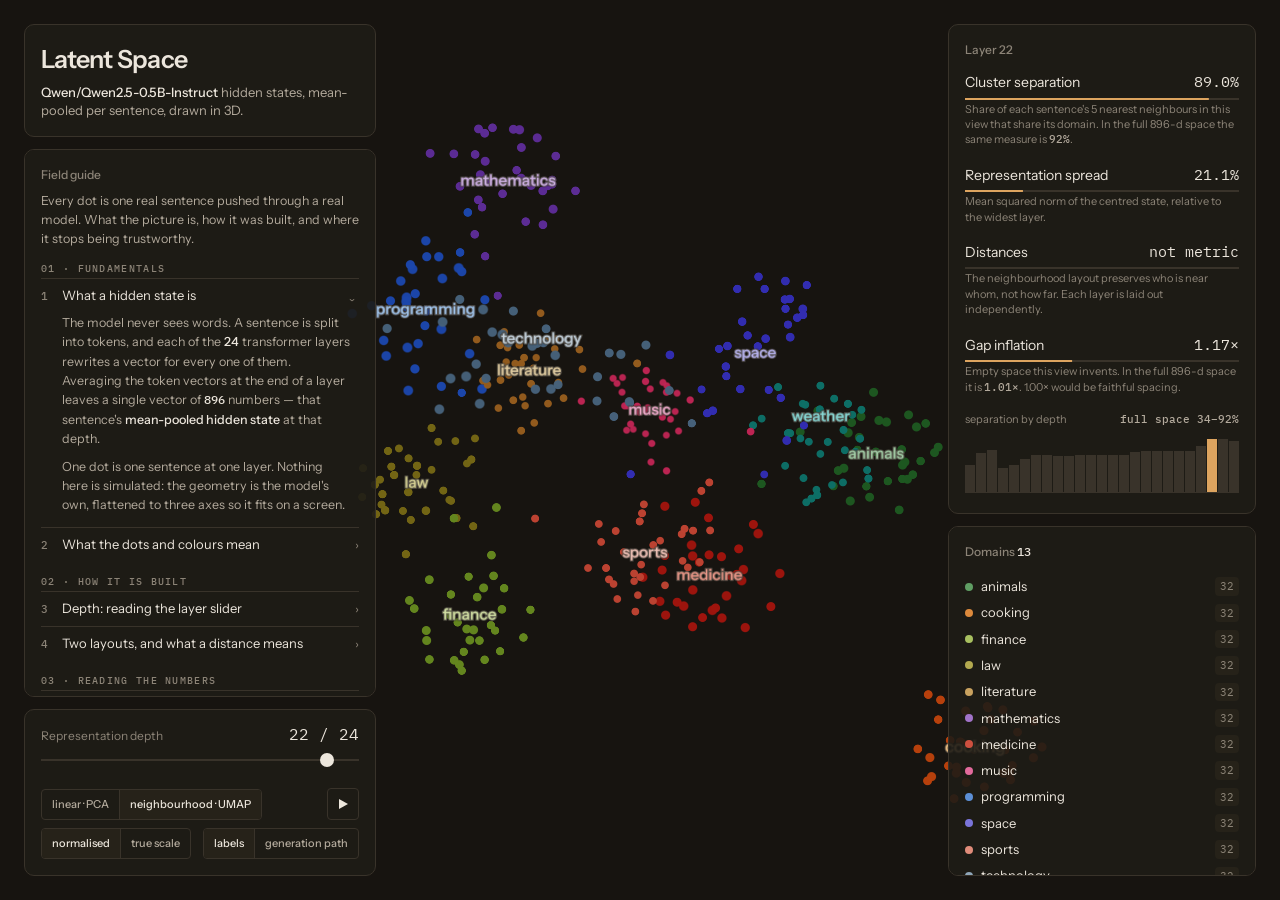
<file: index.html>
<!DOCTYPE html>
<html lang="en">
<head>
<meta charset="utf-8">
<meta name="viewport" content="width=device-width, initial-scale=1">
<title>Latent Space — hidden states of a small LLM</title>
<link rel="stylesheet" href="fonts.css">
<link rel="icon" href="assets/favicon.svg" type="image/svg+xml">
<style>
  :root{
    --bg:#171410;
    --surface:#1f1c17;
    --surface-2:#262219;
    --line:#39332a;
    --ink:#ece6dc;
    --ink-2:#b3aa9c;
    --ink-3:#8c8477;
    --accent:#dda45f;
    --mono:"IBM Plex Mono",ui-monospace,Menlo,monospace;
    --sans:"Instrument Sans",system-ui,sans-serif;
    --r-sm:4px; --r-md:10px;
    --s1:4px; --s2:8px; --s3:12px; --s4:16px; --s5:24px;
  }
  *{box-sizing:border-box}
  html,body{margin:0;height:100%}
  body{background:var(--bg); color:var(--ink); font:400 14px/1.5 var(--sans); overflow:hidden; -webkit-font-smoothing:antialiased; touch-action:manipulation}
  ::selection{background:var(--accent); color:#1a1611}
  :focus-visible{outline:2px solid var(--accent); outline-offset:2px}
  canvas{display:block}
  #scene{position:fixed; inset:0; z-index:0}
  .pane{position:fixed; z-index:3; background:color-mix(in srgb, var(--surface) 90%, transparent); border:1px solid var(--line); border-radius:var(--r-md)}
  .pane h2{margin:0 0 var(--s3); font-size:12px; font-weight:500; color:var(--ink-3)}

  #head{padding:var(--s4)}
  #head h1{margin:0; font-size:25px; font-weight:600; letter-spacing:-.03em}
  #head .model{margin:var(--s1) 0 0; font-size:13px; line-height:1.45; color:var(--ink-2)}
  #head .model b{font-weight:500; color:var(--ink)}

  #layerctl{padding:var(--s3) var(--s4) var(--s4)}
  .ctl-top{display:flex; align-items:baseline; justify-content:space-between; margin-bottom:var(--s1)}
  .ctl-top .lab{font-size:12px; color:var(--ink-3)}
  #layerNum{font-family:var(--mono); font-size:16px; font-variant-numeric:tabular-nums}
  input[type=range]{-webkit-appearance:none; appearance:none; width:100%; height:20px; background:none; margin:0}
  input[type=range]::-webkit-slider-runnable-track{height:2px; background:var(--line)}
  input[type=range]::-webkit-slider-thumb{-webkit-appearance:none; width:14px; height:14px; margin-top:-6px; border-radius:50%; background:var(--ink); border:none; cursor:grab}
  input[type=range]::-moz-range-track{height:2px; background:var(--line)}
  input[type=range]::-moz-range-thumb{width:14px;height:14px;border:none;border-radius:50%;background:var(--ink)}
  .iconbtn{flex:0 0 auto; display:grid; place-items:center; width:32px; height:32px; background:none; border:1px solid var(--line); border-radius:var(--r-sm); color:var(--ink); cursor:pointer; padding:0}
  .iconbtn:hover{opacity:.8}
  .iconbtn[aria-pressed=true]{border-color:var(--accent); color:var(--accent)}
  .seg{display:flex; border:1px solid var(--line); border-radius:var(--r-sm); overflow:hidden}
  .seg button{background:none; border:none; color:var(--ink-2); font:500 11px/1 var(--sans); padding:9px 10px; cursor:pointer; white-space:nowrap}
  .seg button + button{border-left:1px solid var(--line)}
  .seg button[aria-pressed=true]{color:var(--ink); background:var(--surface-2)}
  .seg button:hover:not([aria-pressed=true]){opacity:.8}
  .ctl-foot{display:flex; align-items:center; justify-content:space-between; gap:var(--s3); margin-top:var(--s3)}
  .ctl-foot + .ctl-foot{margin-top:var(--s2)}

  /* Left column: header, field guide, controls — one stack, mirroring the right
     rail, so the guide takes whatever height the viewport leaves between the two
     fixed cards instead of floating over the canvas with its own anchor. */
  .lrail{position:fixed; top:var(--s5); left:var(--s5); bottom:var(--s5); width:352px; display:flex; flex-direction:column; gap:var(--s3); z-index:3}
  #head,#docs,#layerctl,#traj{position:static; flex:0 0 auto}
  #docs{padding:var(--s4) var(--s4) var(--s2); flex:1 1 auto; min-height:0; overflow-y:auto; overscroll-behavior:contain}
  #docs h2{margin-bottom:var(--s2)}
  #docs .lede{margin:0; font-size:12.5px; line-height:1.5; color:var(--ink-2)}
  .tier{margin:var(--s4) 0 var(--s1); font:500 10px/1 var(--mono); letter-spacing:.13em; text-transform:uppercase; color:var(--ink-3)}
  details.doc{border-top:1px solid var(--line)}
  details.doc:last-of-type{border-bottom:1px solid var(--line)}
  summary{display:flex; align-items:baseline; gap:var(--s2); padding:8px 0; cursor:pointer; list-style:none; font-size:13px; line-height:1.35; color:var(--ink)}
  summary::-webkit-details-marker{display:none}
  summary:hover .t{color:var(--accent)}
  summary .n{flex:0 0 auto; min-width:13px; font:500 10.5px/1.4 var(--mono); color:var(--ink-3)}
  summary .chev{flex:0 0 auto; margin-left:auto; padding-left:var(--s2); color:var(--ink-3); font-size:12px; line-height:1; transition:transform .15s ease-out}
  details[open]>summary .chev{transform:rotate(90deg)}
  .doc .body{padding:0 var(--s2) var(--s3) 21px; font-size:12.5px; line-height:1.55; color:var(--ink-2)}
  .doc .body p{margin:0 0 var(--s2)}
  .doc .body p:last-child,.doc .body dl:last-child,.doc .body ul:last-child{margin-bottom:0}
  .doc .body b,.doc .body strong{font-weight:500; color:var(--ink)}
  .doc .body .k{font-family:var(--mono); font-size:11.5px; color:var(--ink)}
  .doc .body ul{margin:0 0 var(--s2); padding-left:14px}
  .doc .body li{margin-bottom:5px}
  .kv{display:grid; grid-template-columns:auto 1fr; gap:5px var(--s3); margin:0 0 var(--s2)}
  .kv dt{font:500 10.5px/1.6 var(--mono); color:var(--ink); white-space:nowrap}
  .kv dd{margin:0}
  details.doc details{border-top:1px solid var(--line); margin-top:var(--s3)}
  details.doc details summary{font-size:12px; color:var(--ink-2); padding:6px 0}
  details.doc details .body{padding-left:0}
  #docs{scrollbar-width:thin; scrollbar-color:var(--line) transparent}
  #docs::-webkit-scrollbar{width:8px}
  #docs::-webkit-scrollbar-thumb{background:var(--line); border-radius:4px}
  #docs::-webkit-scrollbar-track{background:none}

  /* One right-hand rail, stacked: the readout sizes to its content and the legend
     takes what is left and scrolls. Two independently anchored panels collided as
     soon as the readout grew a row. */
  .rail{position:fixed; top:var(--s5); right:var(--s5); bottom:var(--s5); width:308px; display:flex; flex-direction:column; gap:var(--s3); z-index:3}
  #metrics, #legend{position:static}
  #metrics{padding:var(--s4)}
  .metric{display:grid; grid-template-columns:1fr auto; align-items:baseline; gap:2px var(--s3); margin-bottom:var(--s4)}
  .metric:last-child{margin-bottom:0}
  .metric .n{font-family:var(--mono); font-size:15px; font-variant-numeric:tabular-nums}
  .metric .d{grid-column:1/3; font-size:11px; line-height:1.4; color:var(--ink-3)}
  .metric .d b{font-weight:500; color:var(--ink-2); font-family:var(--mono)}
  .bar{grid-column:1/3; height:2px; background:var(--line); margin-top:2px}
  .bar i{display:block; height:100%; background:var(--accent); transform-origin:left center; transform:scaleX(0)}
  .strip{display:flex; align-items:flex-end; gap:1px; height:58px; margin:var(--s2) 0 var(--s1); border-bottom:1px solid var(--line)}
  .strip button{flex:1 1 auto; padding:0; border:none; background:var(--line); cursor:pointer; min-width:0}
  .strip button:hover{background:var(--ink-3)}
  .strip button[aria-current=true]{background:var(--accent)}
  .strip-lab{display:flex; justify-content:space-between; gap:var(--s2); font-size:11px; color:var(--ink-3)}
  .strip-lab b{font-weight:500; color:var(--ink-2); font-family:var(--mono)}

  #legend{padding:var(--s4); flex:1 1 auto; min-height:0; overflow-y:auto; overscroll-behavior:contain}
  .legend-item{display:flex; align-items:center; gap:var(--s2); width:100%; background:none; border:none; color:inherit; cursor:pointer; text-align:left; padding:4px 0; font:400 13px/1.3 var(--sans)}
  .legend-item:hover{opacity:.8}
  .legend-item[aria-pressed=true]{color:var(--accent)}
  .dot{flex:0 0 auto; width:8px; height:8px; border-radius:50%}
  .legend-item .name{flex:1 1 auto}
  .legend-item .count{font-family:var(--mono); font-size:11px; color:var(--ink-3); background:var(--surface-2); border-radius:var(--r-sm); padding:2px 5px}

  #traj{padding:var(--s4); display:none}
  #traj.on{display:block}
  #traj .prompt{font-size:12px; color:var(--ink-3); margin:0 0 var(--s1)}
  #traj .out{font-size:13px; line-height:1.45; margin:0}
  #traj .foot{margin:var(--s2) 0 0; font:400 11px/1.4 var(--mono); color:var(--ink-3)}

  #tip{position:fixed; z-index:5; pointer-events:none; max-width:300px; background:var(--surface-2); border:1px solid var(--line); border-radius:var(--r-sm); padding:var(--s2) var(--s3); font-size:12px; line-height:1.4; opacity:0; transform:translateY(2px); transition:opacity .12s ease-out, transform .12s ease-out}
  #tip.on{opacity:1; transform:none}
  #tip .y{display:flex; align-items:center; gap:6px; margin-top:4px; color:var(--ink-3); font-size:11px}
  #tip .dim{color:var(--ink-3); margin-top:4px; font-family:var(--mono); font-size:10.5px}

  #notice{position:fixed; inset:auto 0 0 0; z-index:6; display:none; background:#3a1d16; border-top:1px solid #7a3d2c; color:#f3ddd4; padding:var(--s3) var(--s5); font:400 12px/1.4 var(--mono)}
  #loading{position:fixed; inset:0; z-index:2; display:grid; place-items:center; color:var(--ink-3); font-size:13px; background:var(--bg)}

  @media (max-width:1240px){ #traj{display:none !important} }
  @media (max-height:620px){ #docs{display:none} }
  @media (max-width:1000px){
    .lrail{width:auto; right:var(--s5)}
    #head{max-width:none; right:auto}
    #head h1{font-size:20px}
    #docs{display:none}
    .rail{top:auto; bottom:calc(var(--s5) + 156px); width:236px}
    #metrics{padding:var(--s3)}
    #legend{display:none}
    #layerctl{width:auto; right:auto}
  }
</style>
</head>
<body>
<canvas id="scene"></canvas>

<div class="lrail">
<section class="pane" id="head">
  <h1>Latent Space</h1>
  <p class="model"><b id="modelName">—</b> hidden states, mean-pooled per sentence, drawn in 3D.</p>
</section>

<section class="pane" id="docs">
  <h2>Field guide</h2>
  <p class="lede">Every dot is one real sentence pushed through a real model. What the picture is, how it was built, and where it stops being trustworthy.</p>

  <p class="tier">01 · fundamentals</p>

  <details class="doc" open>
    <summary><span class="n">1</span><span class="t">What a hidden state is</span><span class="chev">›</span></summary>
    <div class="body">
      <p>The model never sees words. A sentence is split into tokens, and each of the <b id="docLayers">24</b> transformer layers rewrites a vector for every one of them. Averaging the token vectors at the end of a layer leaves a single vector of <b class="k" id="docDim">896</b> numbers — that sentence's <b>mean-pooled hidden state</b> at that depth.</p>
      <p>One dot is one sentence at one layer. Nothing here is simulated: the geometry is the model's own, flattened to three axes so it fits on a screen.</p>
    </div>
  </details>

  <details class="doc">
    <summary><span class="n">2</span><span class="t">What the dots and colours mean</span><span class="chev">›</span></summary>
    <div class="body">
      <p><b id="docSent">416</b> hand-written sentences across <b id="docTopics">13</b> domains, <b id="docPer">32</b> per domain. Colour is the domain label, applied by the author and never shown to the model — so a domain landing together means the model arranged those sentences similarly on its own.</p>
      <p>Hover a point to read the sentence and how many of its five nearest neighbours share its domain <b>in the view you are looking at</b>. Click a domain in the legend to isolate it; click again to restore all.</p>
    </div>
  </details>

  <p class="tier">02 · how it is built</p>

  <details class="doc">
    <summary><span class="n">3</span><span class="t">Depth: reading the layer slider</span><span class="chev">›</span></summary>
    <div class="body">
      <p>Layer 0 is the embedding table; layer <b id="docLast">24</b> is the last transformer block — 25 tensors in all. The same sentence is a different point at every depth, and that is the subject of the piece:</p>
      <dl class="kv">
        <dt>0–2</dt><dd>Tiny and near-isotropic. Directions are not yet organised by meaning.</dd>
        <dt>3–21</dt><dd>Variance collapses into a few “rogue” directions — the three PCA axes hold ~94% of it — and topical purity plateaus around 45–60%.</dd>
        <dt>22–23</dt><dd>Purity jumps to ~92% and, in the neighbourhood layout, thirteen tight islands appear.</dd>
        <dt>24</dt><dd>The norm explodes to roughly 1000×. That is the signature of the huge activations feeding the output head.</dd>
      </dl>
      <p>Arrow keys step one layer; space plays through all of them.</p>
    </div>
  </details>

  <details class="doc">
    <summary><span class="n">4</span><span class="t">Two layouts, and what a distance means</span><span class="chev">›</span></summary>
    <div class="body">
      <p>Both layouts draw the same activations. They make different promises.</p>
      <dl class="kv">
        <dt>PCA</dt><dd>One shared linear basis for every layer, so the slider moves the model inside a fixed frame. Distances and cluster gaps are meaningful. Cost: at layer 23 it shows only 40% separation — the semantic structure is not three-dimensional, and a linear view squashes it into a cigar.</dd>
        <dt>UMAP</dt><dd>Fitted per layer so semantic neighbours land together: ~90% separation at layer 23. Cost: distances are not metric, gap width is approximate, and two layers cannot be compared position by position.</dd>
      </dl>
      <details>
        <summary>Why these UMAP settings?<span class="chev">›</span></summary>
        <div class="body">
          <p>100 neighbours, <span class="k">min_dist=0.6</span>, picked by measuring gap inflation rather than by eye. The first attempt (15, 0.12) drew moats 3.47× wider than the full 896-d space supports; this pair holds inflation near 1.17× while keeping separation near 92%. Fewer sentences per domain inflates the gaps further, which is why the corpus is 32 per domain rather than 8.</p>
        </div>
      </details>
    </div>
  </details>

  <p class="tier">03 · reading the numbers</p>

  <details class="doc">
    <summary><span class="n">5</span><span class="t">The four readouts</span><span class="chev">›</span></summary>
    <div class="body">
      <dl class="kv">
        <dt>Separation</dt><dd>Share of each sentence's five nearest neighbours that share its domain, measured inside the view. Compare it with the full-space figure in the same caption. High means the structure survived the projection.</dd>
        <dt>Spread</dt><dd>Mean squared norm of the centred state, relative to the widest layer. It grows about 1000× from layer 0 to 24.</dd>
        <dt>Variance</dt><dd>PCA only: how much of the layer's variance the plotted axes capture. Neighbourhood layouts report “not metric” instead, because they do not have axes.</dd>
        <dt>Gap inflation</dt><dd>How much wider the gaps read here than in the full 896-d space. 1.00× is faithful; 3.00× is a moat the data does not have; below 1.00× means domains are being collapsed onto each other, which is what the linear view does (0.40× at layer 22).</dd>
      </dl>
      <p>The bar strip underneath is full-space separation for all 25 layers. Click any bar to jump to that depth.</p>
    </div>
  </details>

  <details class="doc">
    <summary><span class="n">6</span><span class="t">Scale, and the generation path</span><span class="chev">›</span></summary>
    <div class="body">
      <p><b>Normalised</b> fits each layer into a fixed cube so every depth is legible. <b>True scale</b> uses the real per-layer norms, so layer 24 dominates — the shapes differ between the two modes, and that difference is itself the measurement.</p>
      <p><b>Generation path</b> asks the model to write about the ocean, embeds each greedy token step, and draws the trajectory through the final layer's PCA frame. It stays in one neighbourhood instead of wandering. It is only valid on the final layer with PCA axes, which is why the toggle switches both.</p>
    </div>
  </details>

  <p class="tier">04 · limits</p>

  <details class="doc">
    <summary><span class="n">7</span><span class="t">What this cannot tell you</span><span class="chev">›</span></summary>
    <div class="body">
      <ul>
        <li><b id="docSent2">416</b> sentences is a small sample. The layer profiles are indicative, not a benchmark.</li>
        <li>Mean pooling is one summary of a layer. Token-level geometry — how an individual word moves — is not shown.</li>
        <li>UMAP layouts are stochastic and fitted independently per layer, so positions only compare within a single layer.</li>
        <li>Clustering is not comprehension: a domain holding together does not mean the model has a concept of that domain, only that it represents those sentences similarly.</li>
      </ul>
    </div>
  </details>
</section>

<section class="pane" id="traj">
  <h2>Generation path · final layer, PCA axes</h2>
  <p class="prompt" id="trajPrompt"></p>
  <p class="out" id="trajOut"></p>
  <p class="foot" id="trajFoot"></p>
</section>

<section class="pane" id="layerctl">
  <div class="ctl-top">
    <span class="lab">Representation depth</span>
    <span id="layerNum">0 / 0</span>
  </div>
  <input id="slider" type="range" min="0" max="0" value="0" step="1" aria-label="Layer">
  <div class="ctl-foot">
    <div class="seg" role="group" aria-label="Layout">
      <button id="lyPCA" aria-pressed="false">linear · PCA</button>
      <button id="lyKNN" aria-pressed="true">neighbourhood · UMAP</button>
    </div>
    <button class="iconbtn" id="play" aria-label="Play through layers" aria-pressed="false">
      <svg width="14" height="14" viewBox="0 0 14 14" aria-hidden="true"><path d="M3 2l9 5-9 5z" fill="currentColor"/></svg>
    </button>
  </div>
  <div class="ctl-foot">
    <div class="seg" role="group" aria-label="Scale">
      <button id="scUnit" aria-pressed="true">normalised</button>
      <button id="scRaw" aria-pressed="false">true scale</button>
    </div>
    <div class="seg" role="group" aria-label="Overlays">
      <button id="tgLabels" aria-pressed="true">labels</button>
      <button id="tgTraj" aria-pressed="false">generation path</button>
    </div>
  </div>
</section>
</div>

<div class="rail">
<section class="pane" id="metrics">
  <h2>Layer <span id="mLayer">0</span></h2>
  <div class="metric">
    <span>Cluster separation</span><span class="n" id="mSep">—</span>
    <div class="bar"><i id="bSep"></i></div>
    <span class="d" id="dSep"></span>
  </div>
  <div class="metric">
    <span>Representation spread</span><span class="n" id="mSpread">—</span>
    <div class="bar"><i id="bSpread"></i></div>
    <span class="d">Mean squared norm of the centred state, relative to the widest layer.</span>
  </div>
  <div class="metric">
    <span id="mVarLabel">Variance on the three axes</span><span class="n" id="mVar">—</span>
    <div class="bar"><i id="bVar"></i></div>
    <span class="d" id="dVar"></span>
  </div>
  <div class="metric">
    <span>Gap inflation</span><span class="n" id="mGap">—</span>
    <div class="bar"><i id="bGap"></i></div>
    <span class="d" id="dGap"></span>
  </div>
  <div>
    <div class="strip-lab"><span>separation by depth</span><b id="stripNote">—</b></div>
    <div class="strip" id="strip"></div>
  </div>
</section>

<section class="pane" id="legend">
  <h2>Domains <span id="lCount" style="color:var(--ink);font-family:var(--mono)"></span></h2>
  <div id="legendList"></div>
  <p class="strip-lab" id="legendFoot" style="margin:var(--s3) 0 0; padding-top:var(--s3); border-top:1px solid var(--line); display:block">Click a domain to isolate it. Click again to restore all.</p>
</section>
</div>

<div id="tip"></div>
<div id="loading">Extracting hidden states…</div>
<div id="notice"></div>

<script src="three.min.js"></script>
<script>
(function () {
  'use strict';
  var notice = document.getElementById('notice');
  function fail(msg) {
    notice.style.display = 'block';
    notice.textContent = msg;
    document.getElementById('loading').style.display = 'none';
  }
  window.addEventListener('error', function (e) { fail('Render error: ' + (e.message || e.type)); });

  var COLORS = {
    animals:'#5f9e63', cooking:'#dd8a3c', programming:'#5c8fd6', mathematics:'#a273c9',
    weather:'#3fb0aa', music:'#e26a9c', medicine:'#cf503f', law:'#b3a94f',
    space:'#7a74d9', sports:'#e08c7a', finance:'#a8c060', literature:'#c9a25f',
    technology:'#8fa6b8'
  };
  var DEFAULT_LAYER = 22;
  var state = {
    data: null, layer: 0, layout: 'layout', mode: 'unit', solo: null,
    labels: true, traj: false, playing: false,
    from: null, to: null, t: 1, dur: 0.45, dwell: 0
  };
  var labels3d = [], trajLine, trajMarkers = [], axisGroup;
  var renderer, scene, camera, points, posAttr, colAttr, sizeAttr;
  // cur starts AT the target: no zoom-in animation on load, and the first painted
  // frame is the framed one (headless captures stop after a few frames)
  var target = { theta: 2.094, phi: 1.12, r: 3.2 }, cur = { theta: 2.094, phi: 1.12, r: 3.2 };
  var dragging = false, lastP = { x: 0, y: 0 }, hovered = -1, pointer = { x: -2, y: -2 };
  var _pick = new (window.THREE.Vector3)();
  var clock = { t: 0 }, easeOut = function (t) { return 1 - Math.pow(1 - t, 3); };

  fetch('data/latent.json').then(function (r) {
    if (!r.ok) throw new Error('HTTP ' + r.status);
    return r.json();
  }).then(init).catch(function (e) { fail('Could not load data/latent.json — ' + e.message); });

  function init(d) {
    state.data = d;
    document.getElementById('loading').style.display = 'none';
    document.getElementById('modelName').textContent = d.model;
    document.getElementById('slider').max = d.nLayers - 1;
    // the field guide quotes the same numbers the header does, taken from the data
    var docNums = { docLayers: d.nLayers - 1, docLast: d.nLayers - 1, docDim: d.hiddenSize,
                    docSent: d.nSentences, docSent2: d.nSentences,
                    docPer: Math.round(d.nSentences / d.topics.length), docTopics: d.topics.length };
    Object.keys(docNums).forEach(function (id) {
      var el = document.getElementById(id); if (el) el.textContent = String(docNums[id]);
    });
    buildLegend(); buildStrip(); buildScene();
    selectLayer(Math.min(DEFAULT_LAYER, d.nLayers - 1), true);
    window.__app = {
      state: state, layerCount: d.nLayers, setLayer: selectLayer,
      setLayout: setLayout, setScale: setMode, camera: camera, renderer: renderer,
      scene: function () { return scene; }, points: function () { return points; },
      sep: function (l) { return viewSep(l); }
    };
  }

  /* ---------- HUD ---------- */
  function buildLegend() {
    var d = state.data, list = document.getElementById('legendList'), counts = {};
    d.sentences.forEach(function (s) { counts[s.y] = (counts[s.y] || 0) + 1; });
    d.topics.forEach(function (t) {
      var b = document.createElement('button');
      b.className = 'legend-item';
      b.setAttribute('aria-pressed', 'false');
      b.dataset.topic = t;
      b.innerHTML = '<span class="dot" style="background:' + COLORS[t] + '"></span>' +
        '<span class="name">' + t + '</span><span class="count">' + counts[t] + '</span>';
      b.addEventListener('click', function () { setSolo(state.solo === t ? null : t); });
      list.appendChild(b);
    });
    document.getElementById('lCount').textContent = d.topics.length;
    buildLegend.counts = counts;
  }
  function buildStrip() {
    var d = state.data, strip = document.getElementById('strip');
    d.purityFull.forEach(function (p, i) {
      var b = document.createElement('button');
      b.style.height = (14 + p * 86) + '%';
      b.dataset.layer = i;
      b.title = 'layer ' + i + ' · separation ' + (p * 100).toFixed(1) + '%';
      b.setAttribute('aria-label', b.title);
      b.addEventListener('click', function () { setPlaying(false); selectLayer(i); });
      strip.appendChild(b);
    });
    var mn = Math.min.apply(null, d.purityFull), mx = Math.max.apply(null, d.purityFull);
    document.getElementById('stripNote').textContent =
      'full space ' + (mn * 100).toFixed(0) + '–' + (mx * 100).toFixed(0) + '%';
  }
  function viewSep(l) {
    var d = state.data;
    return state.layout === 'pca' ? d.purityPca[l] : d.purityLayout[l];
  }
  function setSolo(t) {
    state.solo = t;
    var items = document.querySelectorAll('.legend-item');
    for (var i = 0; i < items.length; i++) {
      items[i].setAttribute('aria-pressed', items[i].dataset.topic === t ? 'true' : 'false');
    }
    document.getElementById('legendFoot').textContent = t
      ? 'Showing ' + t + ' only — click the domain again to restore all ' + state.data.topics.length + '.'
      : 'Click a domain to isolate it. Click again to restore all.';
    refreshColors();
  }
  function selectLayer(l, instant) {
    var d = state.data;
    l = Math.max(0, Math.min(d.nLayers - 1, l));
    state.layer = l;
    document.getElementById('slider').value = String(l);
    document.getElementById('layerNum').textContent = l + ' / ' + (d.nLayers - 1);
    document.getElementById('mLayer').textContent = String(l);
    var sep = viewSep(l), sp = d.spread[l], vr = d.varRatio[l], full = d.purityFull[l];
    document.getElementById('mSep').textContent = (sep * 100).toFixed(1) + '%';
    document.getElementById('bSep').style.transform = 'scaleX(' + sep + ')';
    document.getElementById('dSep').innerHTML = 'Share of each sentence\'s 5 nearest neighbours in this view that share its domain. In the full ' +
      d.hiddenSize + '-d space the same measure is <b>' + (full * 100).toFixed(0) + '%</b>.';
    document.getElementById('mSpread').textContent = (sp * 100).toFixed(1) + '%';
    document.getElementById('bSpread').style.transform = 'scaleX(' + sp + ')';
    if (state.layout === 'pca') {
      document.getElementById('mVarLabel').textContent = 'Variance on the three axes';
      document.getElementById('mVar').textContent = (vr * 100).toFixed(1) + '%';
      document.getElementById('bVar').style.transform = 'scaleX(' + vr + ')';
      document.getElementById('dVar').textContent = 'Share of this layer\'s variance captured by the plotted principal axes.';
    } else {
      document.getElementById('mVarLabel').textContent = 'Distances';
      document.getElementById('mVar').textContent = 'not metric';
      document.getElementById('bVar').style.transform = 'scaleX(0)';
      document.getElementById('dVar').textContent = 'The neighbourhood layout preserves who is near whom, not how far. Each layer is laid out independently.';
    }
    var gf = d.spacing.full[l], gv = d.spacing[state.layout === 'pca' ? 'pca' : 'layout'][l];
    var infl = gv / gf;
    document.getElementById('mGap').textContent = infl.toFixed(2) + '×';
    document.getElementById('bGap').style.transform = 'scaleX(' + Math.min(1, infl / 3) + ')';
    document.getElementById('dGap').innerHTML =
      'Empty space this view invents. In the full ' + d.hiddenSize + '-d space it is <b>' + gf.toFixed(2) + '×</b>. ' +
      '1.00× would be faithful spacing.';
    var bars = document.querySelectorAll('.strip button');
    for (var i = 0; i < bars.length; i++) bars[i].setAttribute('aria-current', i === l ? 'true' : 'false');
    if (axisGroup) axisGroup.visible = state.layout === 'pca';
    startMorph(l, instant);
  }
  function startMorph(l, instant) {
    var next = coordsFor(l), d = state.data;
    if (instant || !state.to) { state.from = null; state.to = next; state.t = 1; posAttr.array.set(next); posAttr.needsUpdate = true; }
    else { state.from = new Float32Array(posAttr.array); state.to = next; state.t = 0;
           state.dur = state.layout === 'pca' ? 0.45 : 0.3; }
    var acc = {};
    d.topics.forEach(function (t) { acc[t] = [0, 0, 0, 0]; });
    for (var i = 0; i < d.nSentences; i++) {
      var a = acc[d.sentences[i].y];
      a[0] += next[i * 3]; a[1] += next[i * 3 + 1]; a[2] += next[i * 3 + 2]; a[3]++;
    }
    labels3d.forEach(function (o) {
      if (o.isTraj || !o.topic) return;
      var a = acc[o.topic]; if (!a || !a[3]) return;
      o.sprite.position.set(a[0] / a[3], a[1] / a[3], a[2] / a[3]);
      o.sprite.userData.base.copy(o.sprite.position);
    });
    updateTrajVisible();
  }
  function coordsFor(l) {
    var d = state.data, src = d.coords[state.layout][l];
    var out = new Float32Array(src.length * 3);
    var f = state.mode === 'unit' ? 1 : 2.0 * d.spread[l];
    for (var i = 0; i < src.length; i++) {
      out[i * 3] = src[i][0] * f;
      out[i * 3 + 1] = src[i][1] * f;
      out[i * 3 + 2] = src[i][2] * f;
    }
    return out;
  }
  function updateTrajVisible() {
    if (!state.traj) return;
    var on = state.layer === state.data.nLayers - 1 && state.layout === 'pca';
    labels3d.forEach(function (o) { if (o.isTraj) o.sprite.visible = on; });
  }

  /* ---------- three.js ---------- */
  function buildScene() {
    var d = state.data, N = d.nSentences;
    renderer = new THREE.WebGLRenderer({ canvas: document.getElementById('scene'), antialias: true });
    renderer.setPixelRatio(1);
    renderer.setClearColor(0x171410, 1);
    scene = new THREE.Scene();
    camera = new THREE.PerspectiveCamera(38, 1, 0.1, 100);
    resize();
    window.addEventListener('resize', resize);

    var ge = new THREE.BufferGeometry();
    var pos = new Float32Array(N * 3), col = new Float32Array(N * 3), sz = new Float32Array(N);
    var c = new THREE.Color();
    for (var i = 0; i < N; i++) {
      c.set(COLORS[d.sentences[i].y] || '#999999');
      col[i * 3] = c.r; col[i * 3 + 1] = c.g; col[i * 3 + 2] = c.b; sz[i] = 8.5;
    }
    ge.setAttribute('position', new THREE.BufferAttribute(pos, 3));
    ge.setAttribute('aColor', new THREE.BufferAttribute(col, 3));
    ge.setAttribute('aSize', new THREE.BufferAttribute(sz, 1));
    ge.setAttribute('aAlpha', new THREE.BufferAttribute(new Float32Array(N).fill(1), 1));
    posAttr = ge.attributes.position; colAttr = ge.attributes.aColor; sizeAttr = ge.attributes.aSize;

    points = new THREE.Points(ge, new THREE.ShaderMaterial({
      transparent: true, depthWrite: false,
      uniforms: {
        uPixel: { value: window.innerHeight },
        uFocus: { value: 4.0 },      // world-space depth of the focal plane; set each frame from the camera radius
        uDof: { value: 0.6 }         // 0 = everything pin sharp, 1 = full defocus for the far plane
      },
      // Sharp discs by default. The focal plane sits on the orbit centre, so
      // whatever distance you are viewing from is the plane in focus; points whose
      // view-space depth departs from it pick up a small circle of confusion, which
      // both softens the sprite's edge and spreads it a little.
      vertexShader: [
        'attribute vec3 aColor; attribute float aSize; attribute float aAlpha;',
        'uniform float uPixel; uniform float uFocus; uniform float uDof;',
        'varying vec3 vColor; varying float vAlpha; varying float vSoft;',
        'void main(){',
        '  vColor = aColor; vAlpha = aAlpha;',
        '  vec4 mv = modelViewMatrix * vec4(position, 1.0);',
        '  float depth = max(0.6, -mv.z);',
        '  float coc = clamp(abs(depth - uFocus) / max(0.6, uFocus * 0.32), 0.0, 1.0);',
        '  vSoft = pow(coc, 1.1) * uDof;',
        '  gl_PointSize = aSize * (uPixel / 900.0) * (3.4 / depth) * (1.0 + vSoft * 0.5);',
        '  gl_Position = projectionMatrix * mv;',
        '}'
      ].join('\n'),
      fragmentShader: [
        'precision mediump float;',
        'varying vec3 vColor; varying float vAlpha; varying float vSoft;',
        'void main(){',
        '  vec2 q = gl_PointCoord - vec2(0.5);',
        '  float r = length(q);',
        '  if (r > 0.5) discard;',
        '  // edge is a hard rim in focus (0.42 -> 0.5) and widens as vSoft rises',
        '  float edge = mix(0.42, 0.02, clamp(vSoft, 0.0, 1.0));',
        '  float a = (1.0 - smoothstep(edge, 0.5, r)) * vAlpha;',
        '  gl_FragColor = vec4(vColor, a * mix(1.0, 0.85, clamp(vSoft, 0.0, 1.0)));',
        '}'
      ].join('\n')
    }));
    points.frustumCulled = false;
    scene.add(points);

    axisGroup = new THREE.Group();
    var axisLen = 1.5;
    [['x', 1, 0, 0], ['y', 0, 1, 0], ['z', 0, 0, 1]].forEach(function (a, ai) {
      var g = new THREE.BufferGeometry().setFromPoints([
        new THREE.Vector3(-a[1] * axisLen, -a[2] * axisLen, -a[3] * axisLen),
        new THREE.Vector3(a[1] * axisLen, a[2] * axisLen, a[3] * axisLen)]);
      axisGroup.add(new THREE.Line(g, new THREE.LineBasicMaterial({ color: 0x4a4237, transparent: true, opacity: 0.8 })));
      var axSp = makeSprite('PC' + (ai + 1) + '  ' + (d.pcVar[ai] * 100).toFixed(0) + '%',
        new THREE.Vector3(a[1] * (axisLen + 0.14), a[2] * (axisLen + 0.14), a[3] * (axisLen + 0.14)), '#8c8477', false, 21);
      axisGroup.add(axSp);
      labels3d.push({ sprite: axSp, isTraj: false, isAxis: true });
    });
    scene.add(axisGroup);

    d.topics.forEach(function (t) {
      var sp = makeSprite(t, new THREE.Vector3(), COLORS[t], true, 22);
      sp.userData.topic = t;
      labels3d.push({ sprite: sp, isTraj: false, topic: t });
    });

    var T = d.traj.coords.length, tg = new THREE.BufferGeometry();
    tg.setAttribute('position', new THREE.BufferAttribute(new Float32Array(T * 3), 3));
    trajLine = new THREE.Line(tg, new THREE.LineBasicMaterial({ color: 0xf2e7d5, transparent: true, opacity: 0.85 }));
    trajLine.visible = false; trajLine.frustumCulled = false; scene.add(trajLine);
    for (var k = 0; k < T; k++) {
      var m = new THREE.Mesh(new THREE.SphereGeometry(k === T - 1 ? 0.022 : 0.009, 8, 6),
        new THREE.MeshBasicMaterial({ color: k === T - 1 ? 0xf2e7d5 : 0xdda45f, transparent: k < T - 1, opacity: k < T - 1 ? 0.75 : 1 }));
      m.visible = false; m.frustumCulled = false; scene.add(m); trajMarkers.push(m);
    }
    var p0 = d.traj.coords[0], pT = d.traj.coords[T - 1];
    labels3d.push({ sprite: makeSprite('prompt', new THREE.Vector3(p0[0], p0[1] + 0.05, p0[2]), '#b3aa9c', false, 21), isTraj: true });
    labels3d.push({ sprite: makeSprite('generated', new THREE.Vector3(pT[0], pT[1] - 0.055, pT[2]), '#f2e7d5', false, 21), isTraj: true });
    labels3d.forEach(function (o) { if (o.isTraj) o.sprite.visible = false; });

    document.getElementById('trajPrompt').textContent = '"' + d.traj.prompt + '"';
    var words = d.traj.text.trim().split(/\s+/);
    document.getElementById('trajOut').innerHTML = words.map(function (w, i) {
      return i < 4 ? '<span style="background:color-mix(in srgb, var(--accent) 20%, transparent);border-radius:2px">' + esc(w) + '</span>' : esc(w);
    }).join(' ') + ' …';
    document.getElementById('trajFoot').textContent = T + ' greedy steps · final layer, PCA frame';

    bindInput();
    animate();
  }
  function esc(s) { return s.replace(/[&<>"]/g, function (m) { return ({ '&': '&amp;', '<': '&lt;', '>': '&gt;', '"': '&quot;' })[m]; }); }

  // Labels keep a constant apparent size: each frame their world scale is derived
  // from the camera distance, so they stay readable at every zoom level.
  function makeSprite(text, pos, color, outlined, sizePx) {
    var px = sizePx || 22;
    var cv = document.createElement('canvas'), ctx = cv.getContext('2d');
    var font = '500 44px "Instrument Sans", "DejaVu Sans", sans-serif';
    ctx.font = font;
    cv.width = Math.ceil(ctx.measureText(text).width) + 30; cv.height = 64;
    ctx = cv.getContext('2d');
    ctx.font = font; ctx.textAlign = 'center'; ctx.textBaseline = 'middle';
    if (outlined) { ctx.lineWidth = 7; ctx.strokeStyle = 'rgba(23,20,16,0.92)'; ctx.strokeText(text, cv.width / 2, 33); }
    ctx.fillStyle = color; ctx.fillText(text, cv.width / 2, 33);
    var sp = new THREE.Sprite(new THREE.SpriteMaterial({
      map: new THREE.CanvasTexture(cv), transparent: true, depthTest: false, depthWrite: false }));
    sp.userData = { px: px, aspect: cv.width / cv.height };
    sp.position.copy(pos); sp.renderOrder = 10;
    sp.userData.base = sp.position.clone();
    scene.add(sp);
    return sp;
  }
  var _up = new (window.THREE.Vector3)(), _right = new (window.THREE.Vector3)();
  var _scr = new (window.THREE.Vector3)();

  // Screen-space declutter: labels that would land on top of one another are
  // nudged along the camera's own axes; ones that still collide are dimmed so the
  // crowding is visible instead of hidden. Positions are always rebuilt from the
  // cluster centroid, so nothing drifts over time.
  function declutter() {
    var boxes = [], offs = [[0, 0], [0, -1.15], [0, 1.15], [1.3, 0], [-1.3, 0], [0, -2.3], [0, 2.3]];
    _up.set(0, 1, 0).applyQuaternion(camera.quaternion);
    _right.set(1, 0, 0).applyQuaternion(camera.quaternion);
    for (var i = 0; i < labels3d.length; i++) {
      var o = labels3d[i], sp = o.sprite;
      if (!o.topic || !sp.visible) continue;
      var d = camera.position.distanceTo(sp.userData.base);
      var w = sp.userData.aspect * sp.userData.px, h = sp.userData.px;
      var scale = d / ((window.innerHeight / 2) / Math.tan(camera.fov * Math.PI / 360));
      var spot = null;
      for (var k = 0; k < offs.length; k++) {
        var cx = offs[k][0] * w * scale, cy = offs[k][1] * h * scale;
        sp.position.copy(sp.userData.base).addScaledVector(_right, cx).addScaledVector(_up, cy);
        _scr.copy(sp.position).project(camera);
        var sx = (_scr.x * 0.5 + 0.5) * window.innerWidth, sy = (-_scr.y * 0.5 + 0.5) * window.innerHeight;
        var clash = false;
        for (var b = 0; b < boxes.length; b++) {
          if (Math.abs(sx - boxes[b][0]) < (w + boxes[b][2]) / 2 && Math.abs(sy - boxes[b][1]) < (h + boxes[b][3]) / 2) { clash = true; break; }
        }
        if (!clash || k === offs.length - 1) { spot = [sx, sy, clash]; break; }
      }
      if (spot) boxes.push([spot[0], spot[1], w, h]);
      sp.material.opacity = (state.solo && o.topic !== state.solo ? 0.13 : 1) * (spot && spot[2] ? 0.42 : 1);
    }
  }
  function scaleLabels() {
    var tanH = Math.tan(camera.fov * Math.PI / 360);
    var pxPerUnitAt1 = (window.innerHeight / 2) / tanH;
    for (var i = 0; i < labels3d.length; i++) {
      var sp = labels3d[i].sprite;
      if (!sp.visible) continue;
      var d = camera.position.distanceTo(sp.position);
      var h = sp.userData.px * d / pxPerUnitAt1;
      sp.scale.set(h * sp.userData.aspect, h, 1);
    }
  }

  function refreshColors() {
    var d = state.data, c = new THREE.Color(), al = points.geometry.attributes.aAlpha.array;
    for (var i = 0; i < d.nSentences; i++) {
      var t = d.sentences[i].y;
      c.set(COLORS[t] || '#999999');
      colAttr.array[i * 3] = c.r; colAttr.array[i * 3 + 1] = c.g; colAttr.array[i * 3 + 2] = c.b;
      al[i] = (!state.solo || t === state.solo) ? 1 : 0.09;
    }
    colAttr.needsUpdate = true; points.geometry.attributes.aAlpha.needsUpdate = true;
  }
  function setSizes(hi) {
    var a = sizeAttr.array;
    for (var i = 0; i < a.length; i++) a[i] = i === hi ? 16 : 8.5;
    sizeAttr.needsUpdate = true;
  }
  function resize() {
    var w = window.innerWidth, h = window.innerHeight;
    renderer.setSize(w, h, false);
    camera.aspect = w / h; camera.updateProjectionMatrix();
    if (points) points.material.uniforms.uPixel.value = h;
  }
  function bindInput() {
    var el = renderer.domElement;
    el.addEventListener('pointerdown', function (e) { dragging = true; lastP.x = e.clientX; lastP.y = e.clientY; try { el.setPointerCapture(e.pointerId); } catch (x) {} });
    el.addEventListener('pointermove', function (e) {
      pointer.x = e.clientX; pointer.y = e.clientY;
      if (dragging) {
        target.theta -= (e.clientX - lastP.x) * 0.006;
        target.phi = Math.max(0.15, Math.min(Math.PI - 0.15, target.phi - (e.clientY - lastP.y) * 0.006));
        lastP.x = e.clientX; lastP.y = e.clientY;
      }
    });
    el.addEventListener('pointerup', function (e) { dragging = false; try { el.releasePointerCapture(e.pointerId); } catch (x) {} });
    el.addEventListener('pointerleave', function () { dragging = false; pointer.x = -2; });
    el.addEventListener('wheel', function (e) { e.preventDefault(); target.r = Math.max(1.2, Math.min(8, target.r * (1 + Math.sign(e.deltaY) * 0.08))); }, { passive: false });
  }
  // What the hovered sentence sits next to in the layout on screen: computed from
  // the same positions being drawn, so it describes the picture, not a side channel.
  function neighbourLine(i) {
    var a = posAttr.array, n = a.length / 3, d = state.data;
    var x = a[i * 3], y = a[i * 3 + 1], z = a[i * 3 + 2], best = [];
    for (var j = 0; j < n; j++) {
      if (j === i) continue;
      var dx = a[j * 3] - x, dy = a[j * 3 + 1] - y, dz = a[j * 3 + 2] - z;
      best.push([dx * dx + dy * dy + dz * dz, j]);
    }
    best.sort(function (p, q) { return p[0] - q[0]; });
    var same = 0;
    for (var k = 0; k < 5; k++) if (d.sentences[best[k][1]].y === d.sentences[i].y) same++;
    return same + ' of its 5 nearest neighbours share this domain';
  }

  function pickNearest() {
    var a = posAttr.array, n = a.length / 3, W = window.innerWidth, H = window.innerHeight;
    var best = -1, bestD = 15 * 15;
    for (var i = 0; i < n; i++) {
      _pick.set(a[i * 3], a[i * 3 + 1], a[i * 3 + 2]).project(camera);
      if (_pick.z > 1) continue;
      var dx = (_pick.x * 0.5 + 0.5) * W - pointer.x;
      var dy = (-_pick.y * 0.5 + 0.5) * H - pointer.y;
      var d = dx * dx + dy * dy;
      if (d < bestD) { bestD = d; best = i; }
    }
    return best;
  }

  function updateTip() {
    var tip = document.getElementById('tip');
    if (hovered < 0) { tip.classList.remove('on'); return; }
    var d = state.data, s = d.sentences[hovered];
    tip.innerHTML = '<div>' + esc(s.t) + '</div>' +
      '<div class="y"><span class="dot" style="background:' + COLORS[s.y] + '"></span>' + s.y + '</div>' +
      '<div class="dim">layer ' + state.layer + ' · ' + neighbourLine(hovered) + '</div>';
    tip.classList.add('on');
    tip.style.left = Math.min(window.innerWidth - tip.offsetWidth - 12, Math.max(12, pointer.x + 16)) + 'px';
    tip.style.top = Math.min(window.innerHeight - tip.offsetHeight - 12, Math.max(12, pointer.y + 16)) + 'px';
  }

  function animate() {
    requestAnimationFrame(animate);
    var dt = Math.min(0.05, clock.t ? (performance.now() - clock.t) / 1000 : 0.016);
    clock.t = performance.now();
    if (state.playing && state.t >= 1) {
      state.dwell += dt;
      if (state.dwell > 0.5) {
        state.dwell = 0;
        if (state.layer + 1 >= state.data.nLayers) setPlaying(false);
        else selectLayer(state.layer + 1);
      }
    }
    if (state.t < 1) {
      state.t = Math.min(1, state.t + dt / state.dur);
      var e = easeOut(state.t), a = posAttr.array, f = state.from, t2 = state.to;
      for (var i = 0; i < a.length; i++) a[i] = f[i] + (t2[i] - f[i]) * e;
      posAttr.needsUpdate = true;
    }
    if (!dragging && !window.matchMedia('(prefers-reduced-motion: reduce)').matches) target.theta += dt * 0.05;
    cur.theta += (target.theta - cur.theta) * 0.12;
    cur.phi += (target.phi - cur.phi) * 0.12;
    cur.r += (target.r - cur.r) * 0.12;
    var sp = Math.sin(cur.phi), cp = Math.cos(cur.phi);
    camera.position.set(cur.r * sp * Math.sin(cur.theta), cur.r * cp, cur.r * sp * Math.cos(cur.theta));
    camera.lookAt(0, 0, 0);
    // Keep the depth-of-field focal plane on the orbit centre, so the cluster stays
    // sharp and only the points in front of / behind it go soft, whatever the zoom.
    points.material.uniforms.uFocus.value = cur.r;

    if (pointer.x > -1) {
      var idx = pickNearest();
      if (idx !== hovered) { hovered = idx; setSizes(idx); }
    }
    updateTip();
    scaleLabels();
    declutter();
    renderer.render(scene, camera);
  }

  function setPlaying(on) {
    state.playing = on; state.dwell = 0;
    var b = document.getElementById('play');
    b.setAttribute('aria-pressed', on ? 'true' : 'false');
    b.setAttribute('aria-label', on ? 'Pause' : 'Play through layers');
    b.innerHTML = on
      ? '<svg width="14" height="14" viewBox="0 0 14 14" aria-hidden="true"><rect x="3" y="2" width="3" height="10" fill="currentColor"/><rect x="8" y="2" width="3" height="10" fill="currentColor"/></svg>'
      : '<svg width="14" height="14" viewBox="0 0 14 14" aria-hidden="true"><path d="M3 2l9 5-9 5z" fill="currentColor"/></svg>';
    if (on && state.layer >= state.data.nLayers - 1) selectLayer(0);
  }
  function setLayout(m) {
    if (state.layout === m) return;
    state.layout = m;
    document.getElementById('lyPCA').setAttribute('aria-pressed', m === 'pca' ? 'true' : 'false');
    document.getElementById('lyKNN').setAttribute('aria-pressed', m === 'layout' ? 'true' : 'false');
    selectLayer(state.layer, true);
  }
  function setMode(m) {
    state.mode = m;
    document.getElementById('scUnit').setAttribute('aria-pressed', m === 'unit' ? 'true' : 'false');
    document.getElementById('scRaw').setAttribute('aria-pressed', m === 'raw' ? 'true' : 'false');
    selectLayer(state.layer, true);
  }

  document.getElementById('slider').addEventListener('input', function (e) { setPlaying(false); selectLayer(parseInt(e.target.value, 10)); });
  document.getElementById('play').addEventListener('click', function () { setPlaying(!state.playing); });
  document.getElementById('lyPCA').addEventListener('click', function () { setLayout('pca'); });
  document.getElementById('lyKNN').addEventListener('click', function () { setLayout('layout'); });
  document.getElementById('scUnit').addEventListener('click', function () { setMode('unit'); });
  document.getElementById('scRaw').addEventListener('click', function () { setMode('raw'); });
  document.getElementById('tgLabels').addEventListener('click', function () {
    state.labels = !state.labels;
    this.setAttribute('aria-pressed', state.labels ? 'true' : 'false');
    labels3d.forEach(function (o) { if (!o.isTraj) o.sprite.visible = state.labels; });
  });
  document.getElementById('tgTraj').addEventListener('click', function () {
    state.traj = !state.traj;
    this.setAttribute('aria-pressed', state.traj ? 'true' : 'false');
    document.getElementById('traj').classList.toggle('on', state.traj);
    trajLine.visible = state.traj;
    trajMarkers.forEach(function (m) { m.visible = state.traj; });
    var d = state.data, T = d.traj.coords.length, p = trajLine.geometry.attributes.position;
    for (var i = 0; i < T; i++) {
      var c = d.traj.coords[i];
      p.array[i * 3] = c[0]; p.array[i * 3 + 1] = c[1]; p.array[i * 3 + 2] = c[2];
      trajMarkers[i].position.set(c[0], c[1], c[2]);
    }
    p.needsUpdate = true;
    if (state.traj) { setLayout('pca'); selectLayer(d.nLayers - 1); }
    else { labels3d.forEach(function (o) { if (o.isTraj) o.sprite.visible = false; }); }
  });
  window.addEventListener('keydown', function (e) {
    if (e.key === 'ArrowRight') { setPlaying(false); selectLayer(state.layer + 1); }
    else if (e.key === 'ArrowLeft') { setPlaying(false); selectLayer(state.layer - 1); }
    else if (e.key === ' ') { e.preventDefault(); setPlaying(!state.playing); }
  });
})();
</script>
</body>
</html>
</file>
<file: fonts.css>
@font-face {
  font-family: 'Instrument Sans';
  font-style: normal;
  font-weight: 400;
  font-stretch: 100%;
  font-display: swap;
  src: url(fonts/InstrumentSans-400.woff2) format('woff2');
  unicode-range: U+0000-00FF, U+0131, U+0152-0153, U+02BB-02BC, U+02C6, U+02DA, U+02DC, U+0304, U+0308, U+0329, U+2000-206F, U+20AC, U+2122, U+2191, U+2193, U+2212, U+2215, U+FEFF, U+FFFD;
}
@font-face {
  font-family: 'Instrument Sans';
  font-style: normal;
  font-weight: 500;
  font-stretch: 100%;
  font-display: swap;
  src: url(fonts/InstrumentSans-500.woff2) format('woff2');
  unicode-range: U+0000-00FF, U+0131, U+0152-0153, U+02BB-02BC, U+02C6, U+02DA, U+02DC, U+0304, U+0308, U+0329, U+2000-206F, U+20AC, U+2122, U+2191, U+2193, U+2212, U+2215, U+FEFF, U+FFFD;
}
@font-face {
  font-family: 'Instrument Sans';
  font-style: normal;
  font-weight: 600;
  font-stretch: 100%;
  font-display: swap;
  src: url(fonts/InstrumentSans-600.woff2) format('woff2');
  unicode-range: U+0000-00FF, U+0131, U+0152-0153, U+02BB-02BC, U+02C6, U+02DA, U+02DC, U+0304, U+0308, U+0329, U+2000-206F, U+20AC, U+2122, U+2191, U+2193, U+2212, U+2215, U+FEFF, U+FFFD;
}
@font-face {
  font-family: 'Instrument Sans';
  font-style: normal;
  font-weight: 700;
  font-stretch: 100%;
  font-display: swap;
  src: url(fonts/InstrumentSans-700.woff2) format('woff2');
  unicode-range: U+0000-00FF, U+0131, U+0152-0153, U+02BB-02BC, U+02C6, U+02DA, U+02DC, U+0304, U+0308, U+0329, U+2000-206F, U+20AC, U+2122, U+2191, U+2193, U+2212, U+2215, U+FEFF, U+FFFD;
}
@font-face {
  font-family: 'IBM Plex Mono';
  font-style: normal;
  font-weight: 400;
  font-display: swap;
  src: url(fonts/IBMPlexMono-400.woff2) format('woff2');
  unicode-range: U+0000-00FF, U+0131, U+0152-0153, U+02BB-02BC, U+02C6, U+02DA, U+02DC, U+0304, U+0308, U+0329, U+2000-206F, U+20AC, U+2122, U+2191, U+2193, U+2212, U+2215, U+FEFF, U+FFFD;
}
@font-face {
  font-family: 'IBM Plex Mono';
  font-style: normal;
  font-weight: 500;
  font-display: swap;
  src: url(fonts/IBMPlexMono-500.woff2) format('woff2');
  unicode-range: U+0000-00FF, U+0131, U+0152-0153, U+02BB-02BC, U+02C6, U+02DA, U+02DC, U+0304, U+0308, U+0329, U+2000-206F, U+20AC, U+2122, U+2191, U+2193, U+2212, U+2215, U+FEFF, U+FFFD;
}
</file>
